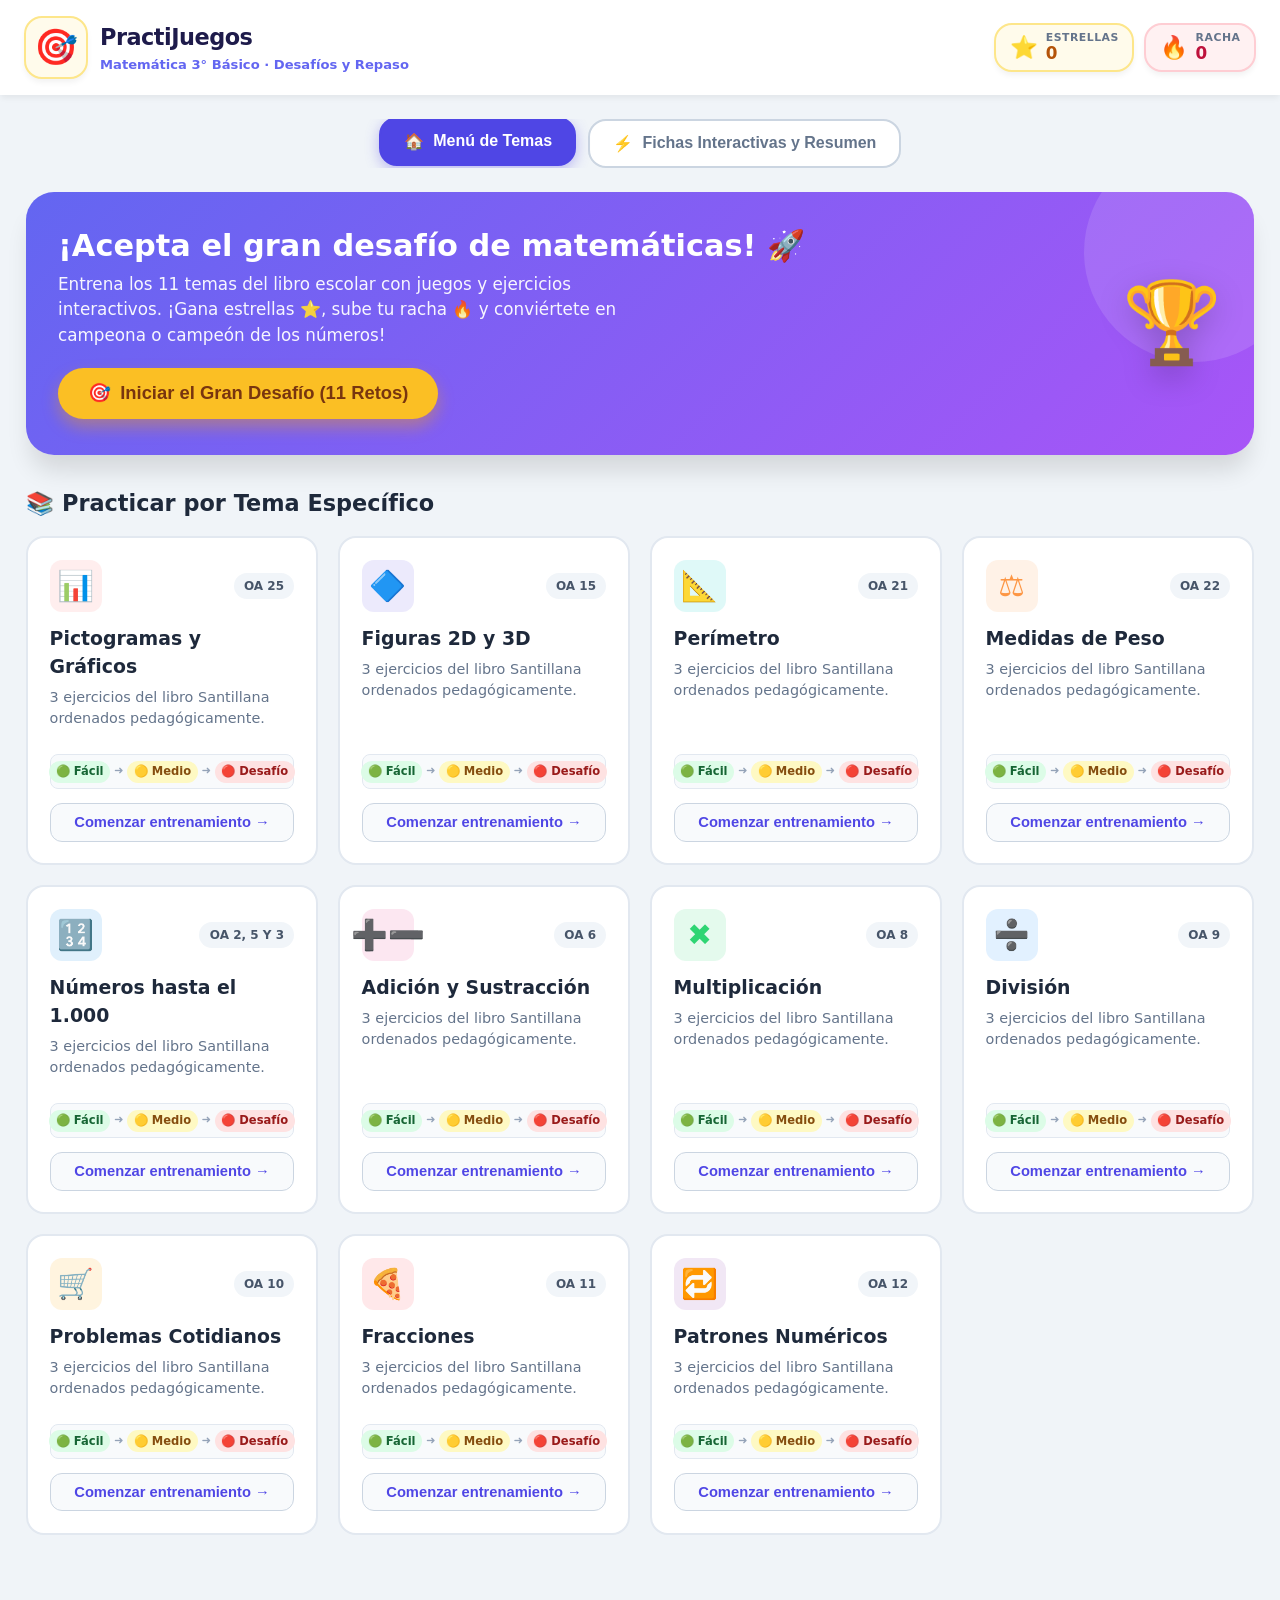
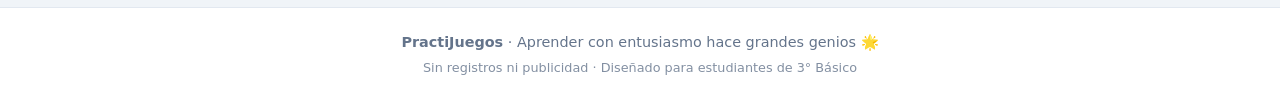
<file: site/index.html>
<!DOCTYPE html>
<html lang="es">
<head>
  <meta charset="UTF-8">
  <meta name="viewport" content="width=device-width, initial-scale=1.0">
  <title>PractiJuegos - Matemática 3° Básico</title>
  <meta name="description" content="Plataforma de repaso y desafíos interactivos de Matemática para 3° Básico.">
  <meta http-equiv="Cache-Control" content="no-cache, no-store, must-revalidate">
  <meta http-equiv="Pragma" content="no-cache">
  <meta http-equiv="Expires" content="0">
  <link rel="stylesheet" href="css/style.css?v=10">
  <link rel="icon" href="data:image/svg+xml,<svg xmlns=%22http://www.w3.org/2000/svg%22 viewBox=%220 0 100 100%22><text y=%22.9em%22 font-size=%2290%22>🎯</text></svg>">
</head>
<body>

  <!-- Encabezado Principal con Marcadores Claros -->
  <header class="app-header">
    <div class="header-container">
      <div class="logo-group">
        <div class="logo-icon">🎯</div>
        <div class="logo-text">
          <h1>PractiJuegos</h1>
          <span>Matemática 3° Básico · Desafíos y Repaso</span>
        </div>
      </div>
      <div class="header-stats">
        <!-- Marcador de Estrellas con Explicación Clara -->
        <div class="stat-chip stat-chip-stars" title="Estrellas ganadas: ¡Ganas 2 estrellas por cada acierto!">
          <span class="chip-icon">⭐</span>
          <div class="stat-info">
            <span class="stat-title">Estrellas</span>
            <strong id="stat-stars" class="stat-number">0</strong>
          </div>
        </div>
        <!-- Marcador de Racha con Explicación Clara -->
        <div class="stat-chip stat-chip-streak" title="Racha de aciertos: Cuántas preguntas seguidas respondes bien">
          <span class="chip-icon">🔥</span>
          <div class="stat-info">
            <span class="stat-title">Racha</span>
            <strong id="stat-streak" class="stat-number">0</strong>
          </div>
        </div>
      </div>
    </div>
  </header>

  <!-- Pestañas de Navegación -->
  <nav class="nav-tabs">
    <button class="nav-tab active" data-view="home">
      <span>🏠</span> Menú de Temas
    </button>
    <button class="nav-tab" data-view="fichas">
      <span>⚡</span> Fichas Interactivas y Resumen
    </button>
  </nav>

  <!-- Contenedor Principal -->
  <main class="main-content">

    <!-- VISTA 1: HOME / SELECTOR DE TEMAS -->
    <section id="view-home">
      <!-- Hero Banner -->
      <div class="hero-card">
        <div class="hero-text">
          <h2>¡Acepta el gran desafío de matemáticas! 🚀</h2>
          <p>
            Entrena los 11 temas del libro escolar con juegos y ejercicios interactivos.
            ¡Gana estrellas ⭐, sube tu racha 🔥 y conviértete en campeona o campeón de los números!
          </p>
          <button id="btn-start-simulacro" class="btn-hero">
            <span>🎯</span> Iniciar el Gran Desafío (11 Retos)
          </button>
        </div>
        <div class="hero-badge">🏆</div>
      </div>

      <!-- Grid de los 11 Temas Oficiales -->
      <h2 class="section-title">
        <span>📚</span> Practicar por Tema Específico
      </h2>
      <div id="temas-grid-container" class="temas-grid">
        <!-- Renderizado dinámico desde datos_preguntas.js -->
      </div>
    </section>

    <!-- VISTA 2: QUIZ / TEST EN CURSO -->
    <section id="view-quiz" style="display: none;">
      <div class="quiz-container">
        <!-- Barra superior del Quiz -->
        <div class="quiz-top">
          <span id="quiz-tema-badge" class="tema-oa-badge">OA 25 · Gráficos</span>
          <div class="quiz-progress-bar">
            <div id="quiz-progress-fill" class="quiz-progress-fill" style="width: 10%;"></div>
          </div>
          <span id="quiz-counter" style="font-weight: 800; font-size: 0.9rem; color: #64748B;">1 / 11</span>
          <button id="btn-quit-quiz" class="btn-quit" title="Salir al menú">✕ Salir</button>
        </div>

        <!-- Fila de Metadatos de la Pregunta: Dificultad y Página del Libro Escolar -->
        <div class="quiz-badges-row">
          <div id="quiz-dificultad-badge" class="badge-dificultad badge-dificultad-facil">
            🟢 Nivel: Fácil
          </div>
          <div id="quiz-libro-badge" class="badge-libro" title="Página del texto escolar Santillana">
            📖 <strong>Libro Tomo 2 · Pág. 40</strong>
          </div>
        </div>

        <!-- Pregunta y Botón de Audio Amigable -->
        <div class="question-header">
          <h3 id="question-text" class="question-text">
            Cargando desafío...
          </h3>
          <button id="btn-speak-question" class="btn-speak" title="Escuchar pregunta en voz alta">
            🔊
          </button>
        </div>

        <!-- Ilustración visual o gráfico del problema (Siempre visible y atractivo) -->
        <div id="visual-container" class="visual-container">
          <!-- Se inyecta gráfico interactivo, SVG o diagrama -->
        </div>

        <!-- Opciones de Respuesta -->
        <div id="options-grid" class="options-grid">
          <!-- Botones inyectados dinámicamente -->
        </div>

        <!-- Retroalimentación con explicación pedagógica -->
        <div id="feedback-container"></div>
      </div>
    </section>

    <!-- VISTA 3: RESULTADOS FINALES -->
    <section id="view-results" style="display: none;">
      <div class="results-card">
        <div class="trophy-badge">🎉</div>
        <h2 style="font-size: 2rem; font-weight: 800; margin-bottom: 0.5rem; color: #1E293B;">
          ¡Desafío Completado!
        </h2>
        <div id="results-stars" class="results-stars">⭐⭐⭐</div>
        <div id="results-score-text" class="results-score">11 / 11</div>
        <p id="results-msg" class="results-msg">
          ¡Extraordinario! Dominas los contenidos a la perfección.
        </p>

        <div class="results-actions">
          <button id="btn-retry-quiz" class="btn-hero" style="font-size: 1rem; padding: 0.75rem 1.5rem;">
            <span>🔄</span> Jugar de Nuevo
          </button>
          <button id="btn-home-from-results" class="nav-tab active" style="font-size: 1rem; padding: 0.75rem 1.5rem;">
            <span>🏠</span> Volver al Menú
          </button>
        </div>
      </div>
    </section>

    <!-- VISTA 4: FICHAS DE ESTUDIO INTERACTIVAS -->
    <section id="view-fichas" style="display: none;">
      <div style="margin-bottom: 1.5rem;">
        <h2 class="section-title"><span>⚡</span> Fichas Interactivas y Resumen del Libro</h2>
        <p style="color: var(--text-muted); font-size: 0.95rem;">
          Explora los conceptos clave, fórmulas y prueba los mini-laboratorios interactivos para aprender jugando.
        </p>
        
        <!-- Filtros de categoría -->
        <div class="fichas-filters" style="margin-top: 1rem; display: flex; gap: 0.5rem; flex-wrap: wrap;">
          <button class="filter-chip active" data-filter="all">🌟 Todos (11)</button>
          <button class="filter-chip" data-filter="numeros">🔢 Números y Operaciones</button>
          <button class="filter-chip" data-filter="geometria">📐 Geometría y Medidas</button>
          <button class="filter-chip" data-filter="datos">📊 Datos y Fracciones</button>
        </div>
      </div>
      <div id="fichas-grid-container" class="fichas-grid">
        <!-- Renderizado dinámico con widgets interactivos -->
      </div>
    </section>

  </main>

  <!-- Pie de página -->
  <footer class="app-footer">
    <p><strong>PractiJuegos</strong> · Aprender con entusiasmo hace grandes genios 🌟</p>
    <p style="margin-top: 0.25rem; font-size: 0.8rem; opacity: 0.8;">Sin registros ni publicidad · Diseñado para estudiantes de 3° Básico</p>
  </footer>

  <!-- Scripts con control de versión anti-caché v10 -->
  <script src="js/audio.js?v=10"></script>
  <script src="js/confeti.js?v=10"></script>
  <script src="js/datos_preguntas.js?v=10"></script>
  <script src="js/app.js?v=10"></script>
</body>
</html>
</file>
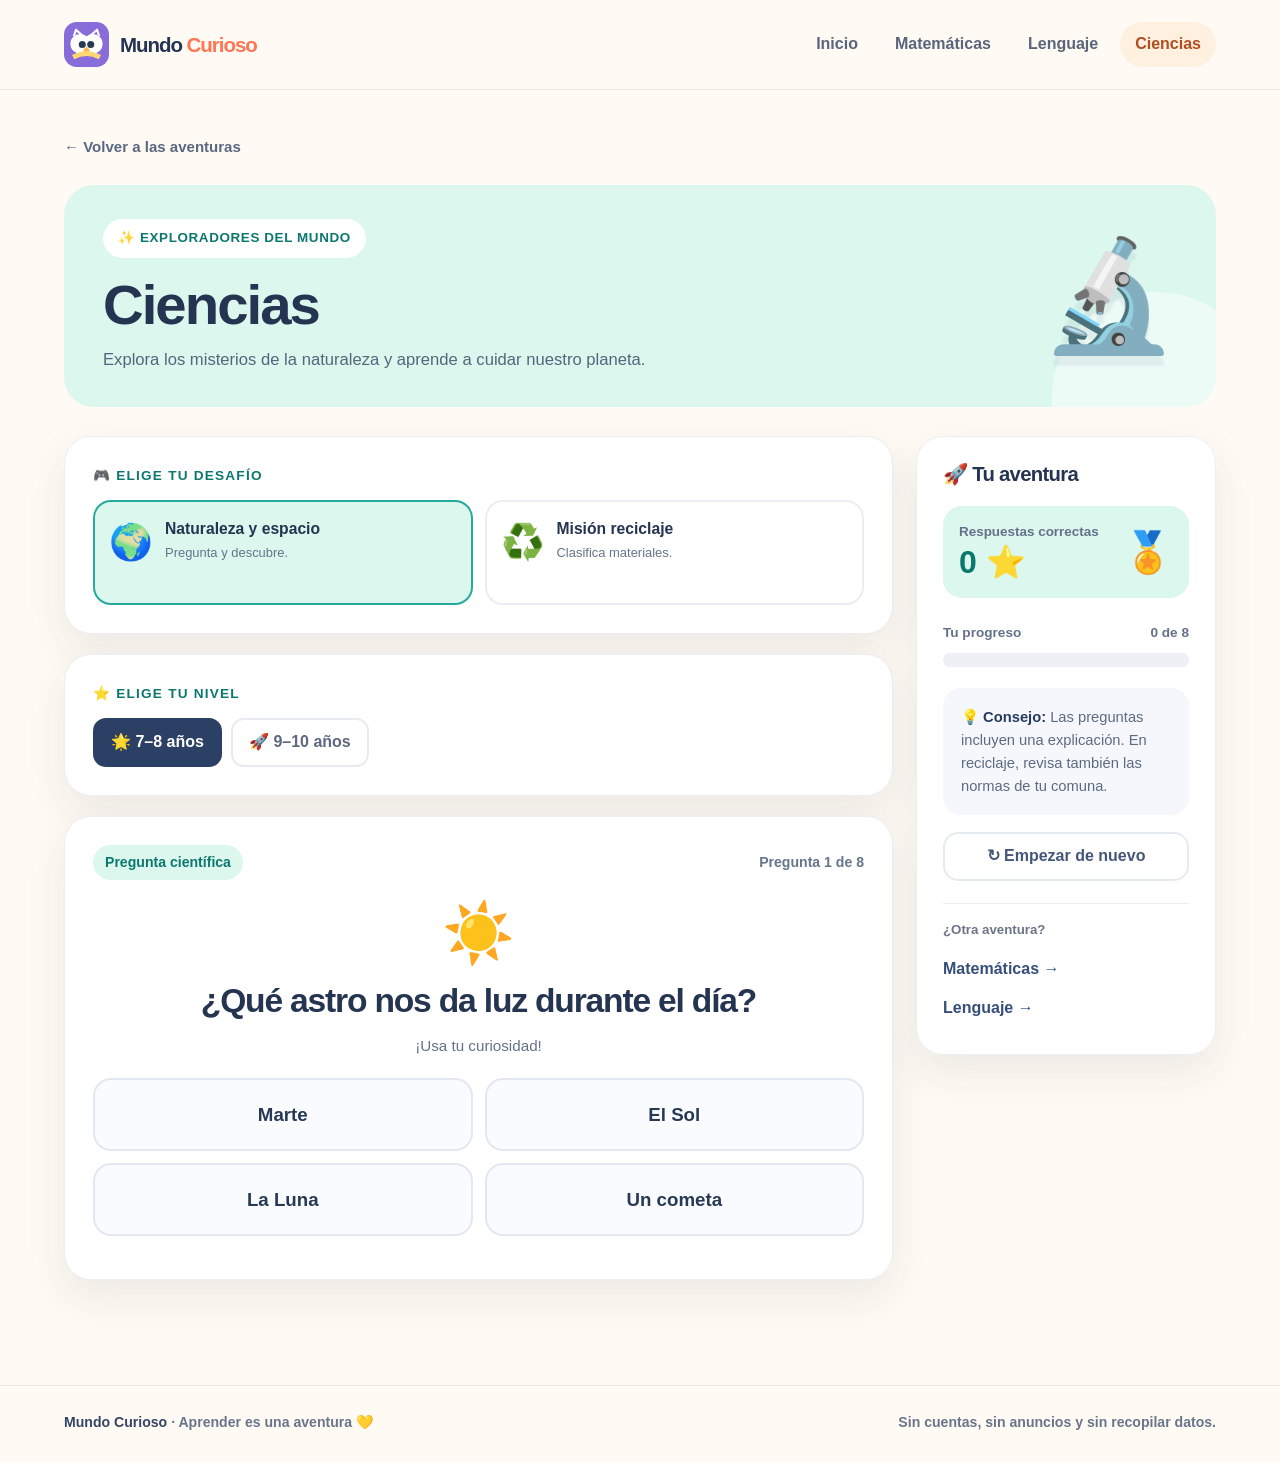
<file: site/paginas/ciencias.html>
<!doctype html>
<html lang="es">
<head>
  <meta charset="UTF-8">
  <meta name="viewport" content="width=device-width,initial-scale=1">
  <meta name="description" content="Juegos de ciencias para niños de 7 a 10 años. Sin cuentas, gratis y adaptable a celular.">
  <meta name="referrer" content="no-referrer">
  <meta name="theme-color" content="#fffaf3">
  <title>Ciencias | Mundo Curioso</title>
  <link rel="icon" type="image/svg+xml" href="../recursos/icono.svg">
  <link rel="stylesheet" href="../recursos/estilos.css">
</head><body class="game-body" data-subject="ciencias">
<a class="skip-link" href="#contenido">Saltar al contenido</a>
<header class="site-header"><div class="container header-row">
  <a class="brand" href="../index.html" aria-label="Mundo Curioso: ir al inicio"><img src="../recursos/icono.svg" alt="" width="45" height="45"><span>Mundo <span>Curioso</span></span></a>
  <nav class="site-nav" aria-label="Navegación principal">
    <a href="../index.html" >Inicio</a>
    <a href="../paginas/matematicas.html" >Matemáticas</a>
    <a href="../paginas/lenguaje.html" >Lenguaje</a>
    <a href="../paginas/ciencias.html" aria-current="page">Ciencias</a>
  </nav>
</div></header>
<main id="contenido">
  <section class="game-hero"><div class="container"><a class="back-link" href="../index.html">← Volver a las aventuras</a>
    <div class="game-heading"><div><span class="eyebrow">✨ Exploradores del mundo</span><h1>Ciencias</h1><p>Explora los misterios de la naturaleza y aprende a cuidar nuestro planeta.</p></div><span class="emblem" aria-hidden="true">🔬</span></div>
  </div></section>
  <section class="container game-layout" aria-label="Zona de juegos">
    <div class="game-main">
      <div class="game-panel"><span class="panel-label">🎮 Elige tu desafío</span><div class="mode-grid" role="group" aria-label="Tipos de juegos"><button type="button" class="mode-button" data-mode="naturaleza" aria-pressed="true"><span class="mode-emoji" aria-hidden="true">🌍</span><span class="mode-copy"><strong>Naturaleza y espacio</strong><small>Pregunta y descubre.</small></span></button>
<button type="button" class="mode-button" data-mode="reciclaje" aria-pressed="false"><span class="mode-emoji" aria-hidden="true">♻️</span><span class="mode-copy"><strong>Misión reciclaje</strong><small>Clasifica materiales.</small></span></button></div></div>
      <div class="game-panel"><span class="panel-label">⭐ Elige tu nivel</span><div class="level-control" role="group" aria-label="Dificultad"><button type="button" class="level-button" data-level="1" aria-pressed="true">🌟 7–8 años</button><button type="button" class="level-button" data-level="2" aria-pressed="false">🚀 9–10 años</button></div></div>
      <div class="game-panel">
        <div id="play-area" class="play-area">
          <div class="question-meta"><span id="question-tag" class="question-badge">Tu desafío</span><span id="question-number">Pregunta 1 de 8</span></div>
          <div id="question-symbol" class="question-symbol" aria-hidden="true">✨</div>
          <h2 id="question-title" class="question-title" tabindex="-1">¡A jugar!</h2>
          <p id="question-hint" class="question-hint">Elige una respuesta.</p>
          <div id="answer-options" class="answers" role="group" aria-label="Opciones de respuesta"></div>
          <div id="feedback" class="feedback" role="status" aria-live="polite" aria-atomic="true"></div>
          <div class="next-row"><button type="button" id="next-btn" class="btn next-button" hidden>Siguiente pregunta →</button></div>
        </div>
        <div id="results" class="results" hidden><span class="trophy" aria-hidden="true">🏆</span><h2 id="result-title" tabindex="-1">¡Terminaste!</h2><div id="final-score" class="result-score">0 / 8</div><p id="result-message">¡Sigue aprendiendo!</p><button id="play-again" class="btn btn-primary" type="button">Jugar otra vez ↻</button></div>
      </div>
    </div>
    <aside class="game-side" aria-label="Tu avance"><div class="side-panel"><h3>🚀 Tu aventura</h3>
      <div class="score-box"><div><div class="score-label">Respuestas correctas</div><div class="score-num"><span id="score">0</span> ⭐</div></div><span class="score-star" aria-hidden="true">🏅</span></div>
      <div class="progress-caption"><span>Tu progreso</span><span id="progress-text">0 de 8</span></div>
      <div id="progress-bar" class="progress-track" role="progressbar" aria-label="Progreso del juego" aria-valuemin="0" aria-valuemax="8" aria-valuenow="0"><div class="progress-fill"></div></div>
      <div class="tip-card"><strong>💡 Consejo:</strong> Las preguntas incluyen una explicación. En reciclaje, revisa también las normas de tu comuna.</div>
      <button type="button" id="restart-btn" class="restart-button">↻ Empezar de nuevo</button>
      <div class="subject-links"><strong>¿Otra aventura?</strong><a href="matematicas.html">Matemáticas →</a>
<a href="lenguaje.html">Lenguaje →</a></div>
    </div></aside>
  </section>
</main>
<footer class="site-footer"><div class="container footer-row"><span><strong>Mundo Curioso</strong> · Aprender es una aventura 💛</span><span>Sin cuentas, sin anuncios y sin recopilar datos.</span></div></footer>
<script src="../recursos/juegos.js" defer></script>
</body></html>
</file>
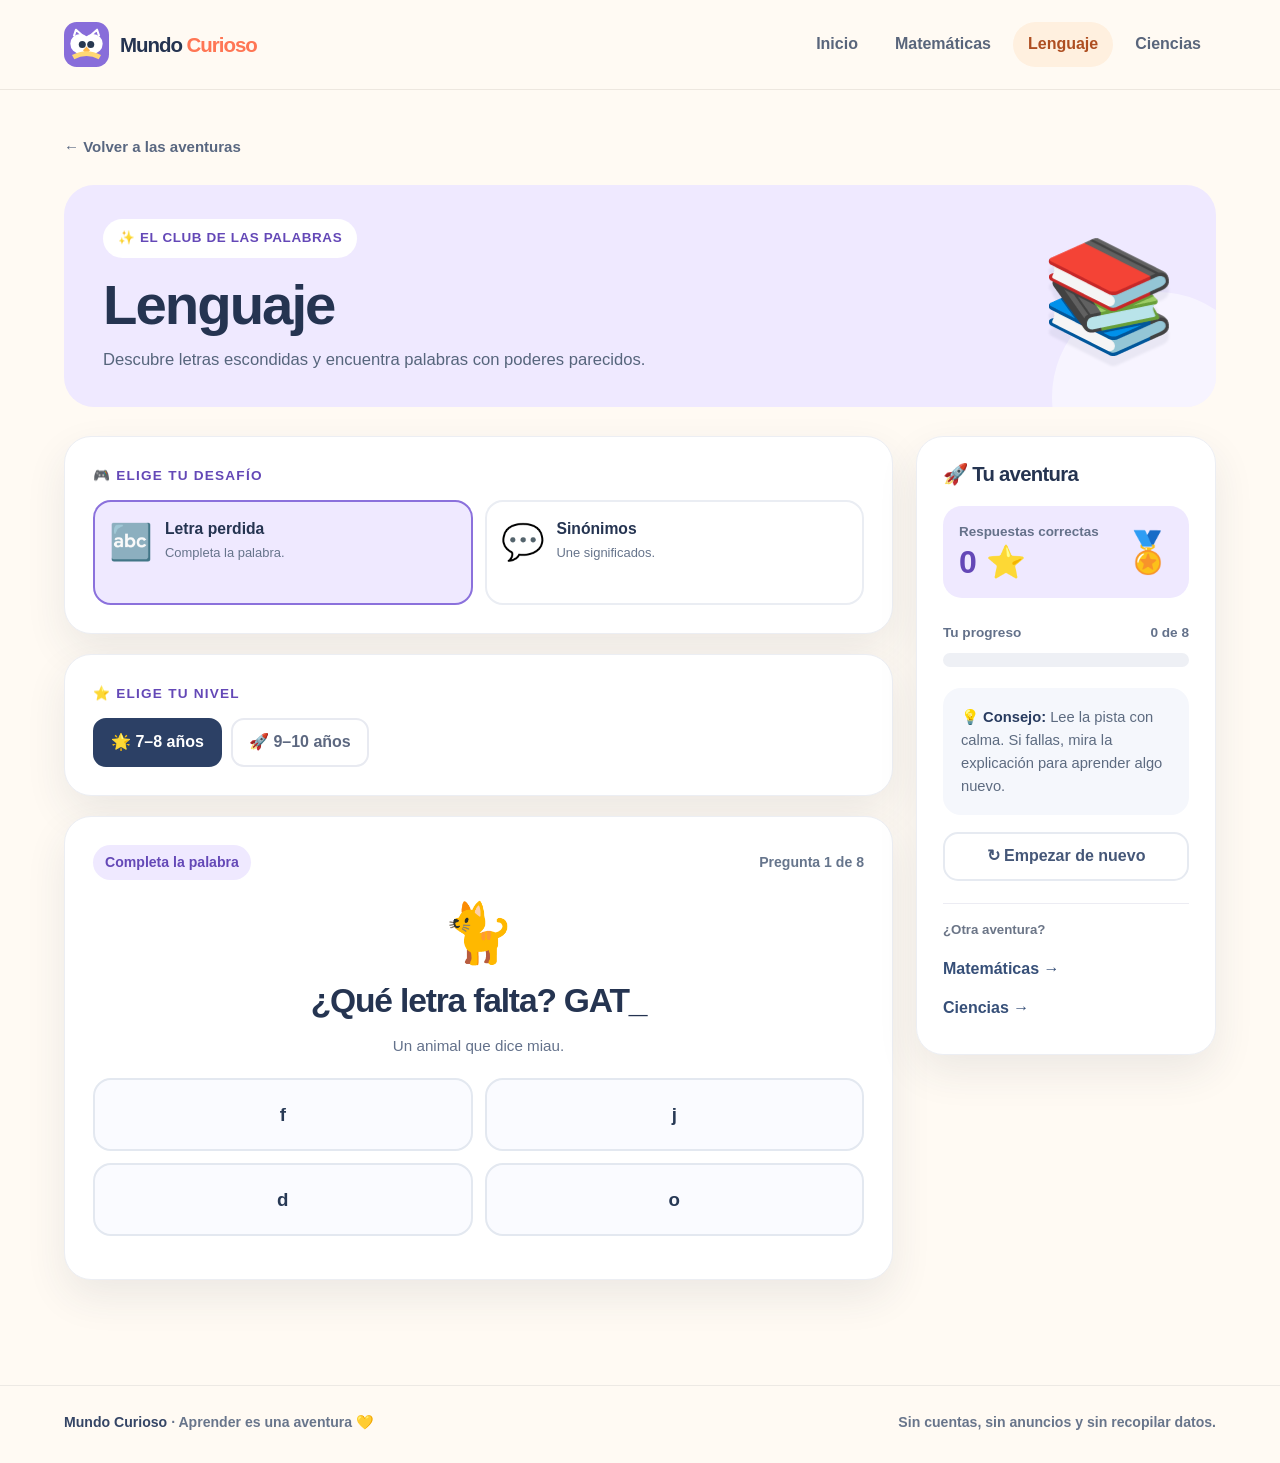
<file: site/paginas/lenguaje.html>
<!doctype html>
<html lang="es">
<head>
  <meta charset="UTF-8">
  <meta name="viewport" content="width=device-width,initial-scale=1">
  <meta name="description" content="Juegos de lenguaje para niños de 7 a 10 años. Sin cuentas, gratis y adaptable a celular.">
  <meta name="referrer" content="no-referrer">
  <meta name="theme-color" content="#fffaf3">
  <title>Lenguaje | Mundo Curioso</title>
  <link rel="icon" type="image/svg+xml" href="../recursos/icono.svg">
  <link rel="stylesheet" href="../recursos/estilos.css">
</head><body class="game-body" data-subject="lenguaje">
<a class="skip-link" href="#contenido">Saltar al contenido</a>
<header class="site-header"><div class="container header-row">
  <a class="brand" href="../index.html" aria-label="Mundo Curioso: ir al inicio"><img src="../recursos/icono.svg" alt="" width="45" height="45"><span>Mundo <span>Curioso</span></span></a>
  <nav class="site-nav" aria-label="Navegación principal">
    <a href="../index.html" >Inicio</a>
    <a href="../paginas/matematicas.html" >Matemáticas</a>
    <a href="../paginas/lenguaje.html" aria-current="page">Lenguaje</a>
    <a href="../paginas/ciencias.html" >Ciencias</a>
  </nav>
</div></header>
<main id="contenido">
  <section class="game-hero"><div class="container"><a class="back-link" href="../index.html">← Volver a las aventuras</a>
    <div class="game-heading"><div><span class="eyebrow">✨ El club de las palabras</span><h1>Lenguaje</h1><p>Descubre letras escondidas y encuentra palabras con poderes parecidos.</p></div><span class="emblem" aria-hidden="true">📚</span></div>
  </div></section>
  <section class="container game-layout" aria-label="Zona de juegos">
    <div class="game-main">
      <div class="game-panel"><span class="panel-label">🎮 Elige tu desafío</span><div class="mode-grid" role="group" aria-label="Tipos de juegos"><button type="button" class="mode-button" data-mode="letras" aria-pressed="true"><span class="mode-emoji" aria-hidden="true">🔤</span><span class="mode-copy"><strong>Letra perdida</strong><small>Completa la palabra.</small></span></button>
<button type="button" class="mode-button" data-mode="sinonimos" aria-pressed="false"><span class="mode-emoji" aria-hidden="true">💬</span><span class="mode-copy"><strong>Sinónimos</strong><small>Une significados.</small></span></button></div></div>
      <div class="game-panel"><span class="panel-label">⭐ Elige tu nivel</span><div class="level-control" role="group" aria-label="Dificultad"><button type="button" class="level-button" data-level="1" aria-pressed="true">🌟 7–8 años</button><button type="button" class="level-button" data-level="2" aria-pressed="false">🚀 9–10 años</button></div></div>
      <div class="game-panel">
        <div id="play-area" class="play-area">
          <div class="question-meta"><span id="question-tag" class="question-badge">Tu desafío</span><span id="question-number">Pregunta 1 de 8</span></div>
          <div id="question-symbol" class="question-symbol" aria-hidden="true">✨</div>
          <h2 id="question-title" class="question-title" tabindex="-1">¡A jugar!</h2>
          <p id="question-hint" class="question-hint">Elige una respuesta.</p>
          <div id="answer-options" class="answers" role="group" aria-label="Opciones de respuesta"></div>
          <div id="feedback" class="feedback" role="status" aria-live="polite" aria-atomic="true"></div>
          <div class="next-row"><button type="button" id="next-btn" class="btn next-button" hidden>Siguiente pregunta →</button></div>
        </div>
        <div id="results" class="results" hidden><span class="trophy" aria-hidden="true">🏆</span><h2 id="result-title" tabindex="-1">¡Terminaste!</h2><div id="final-score" class="result-score">0 / 8</div><p id="result-message">¡Sigue aprendiendo!</p><button id="play-again" class="btn btn-primary" type="button">Jugar otra vez ↻</button></div>
      </div>
    </div>
    <aside class="game-side" aria-label="Tu avance"><div class="side-panel"><h3>🚀 Tu aventura</h3>
      <div class="score-box"><div><div class="score-label">Respuestas correctas</div><div class="score-num"><span id="score">0</span> ⭐</div></div><span class="score-star" aria-hidden="true">🏅</span></div>
      <div class="progress-caption"><span>Tu progreso</span><span id="progress-text">0 de 8</span></div>
      <div id="progress-bar" class="progress-track" role="progressbar" aria-label="Progreso del juego" aria-valuemin="0" aria-valuemax="8" aria-valuenow="0"><div class="progress-fill"></div></div>
      <div class="tip-card"><strong>💡 Consejo:</strong> Lee la pista con calma. Si fallas, mira la explicación para aprender algo nuevo.</div>
      <button type="button" id="restart-btn" class="restart-button">↻ Empezar de nuevo</button>
      <div class="subject-links"><strong>¿Otra aventura?</strong><a href="matematicas.html">Matemáticas →</a>
<a href="ciencias.html">Ciencias →</a></div>
    </div></aside>
  </section>
</main>
<footer class="site-footer"><div class="container footer-row"><span><strong>Mundo Curioso</strong> · Aprender es una aventura 💛</span><span>Sin cuentas, sin anuncios y sin recopilar datos.</span></div></footer>
<script src="../recursos/juegos.js" defer></script>
</body></html>
</file>
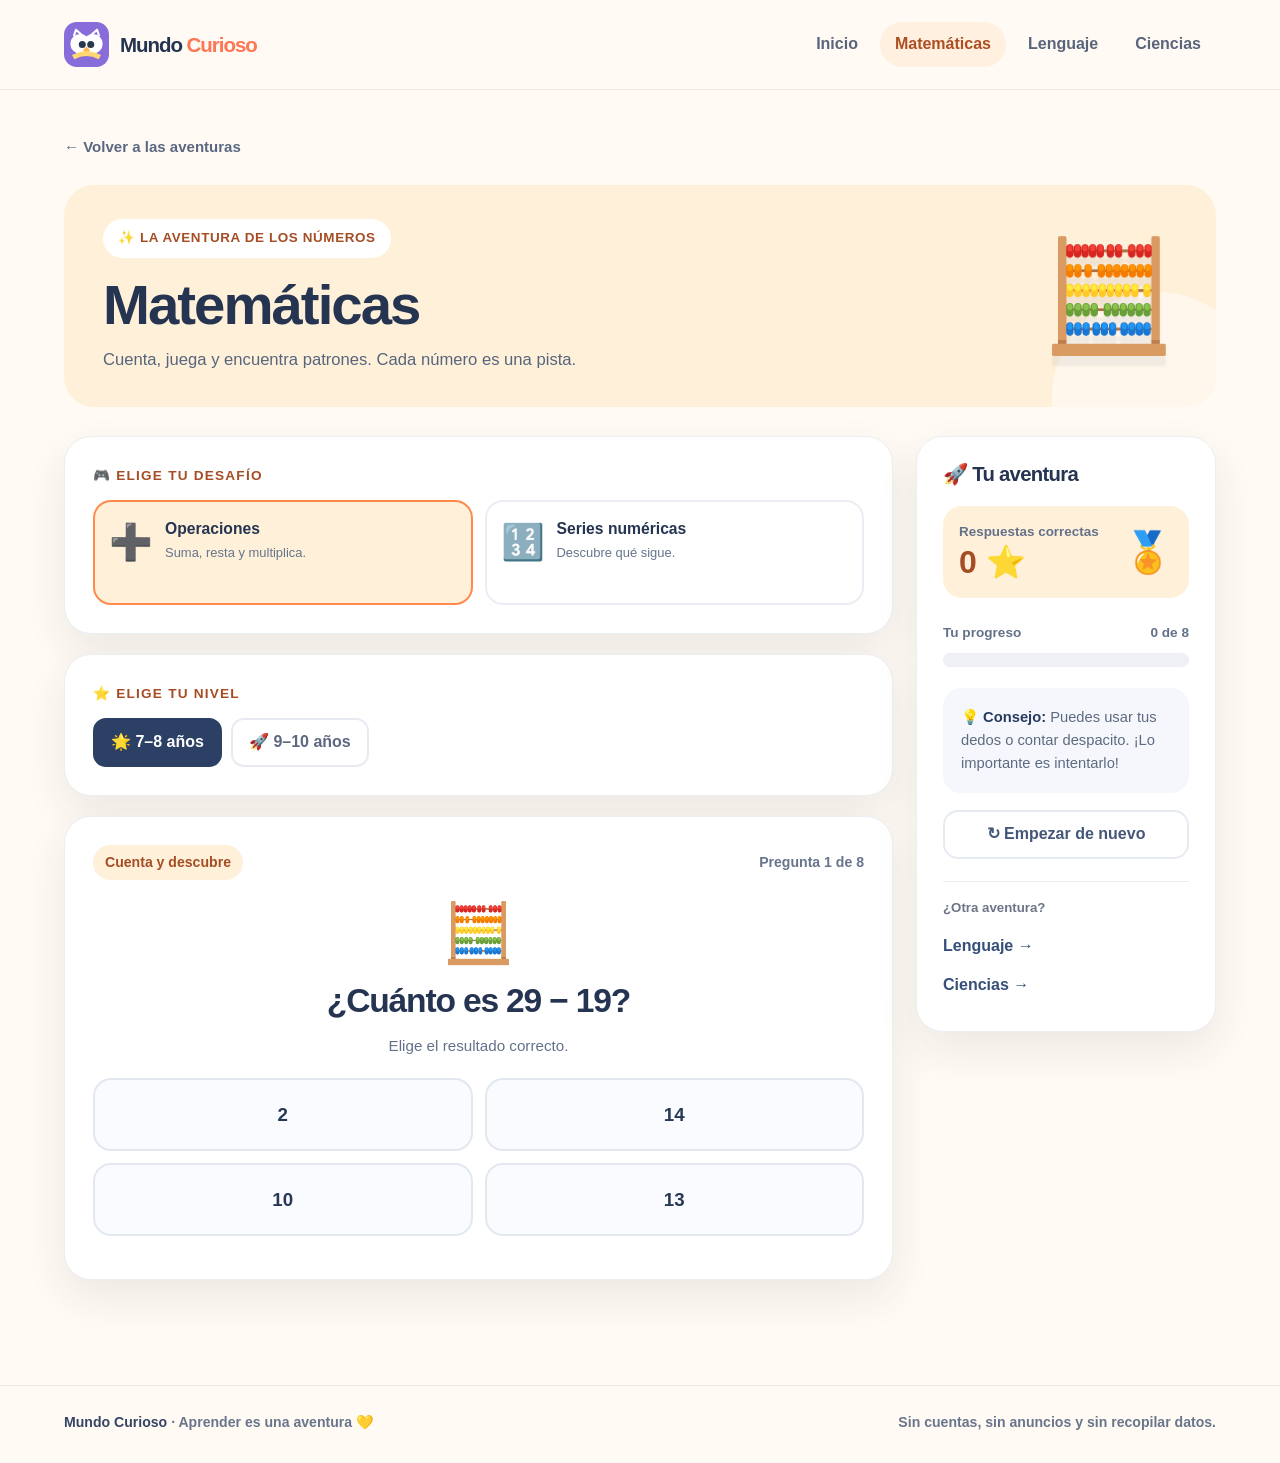
<file: site/paginas/matematicas.html>
<!doctype html>
<html lang="es">
<head>
  <meta charset="UTF-8">
  <meta name="viewport" content="width=device-width,initial-scale=1">
  <meta name="description" content="Juegos de matemáticas para niños de 7 a 10 años. Sin cuentas, gratis y adaptable a celular.">
  <meta name="referrer" content="no-referrer">
  <meta name="theme-color" content="#fffaf3">
  <title>Matemáticas | Mundo Curioso</title>
  <link rel="icon" type="image/svg+xml" href="../recursos/icono.svg">
  <link rel="stylesheet" href="../recursos/estilos.css">
</head><body class="game-body" data-subject="matematicas">
<a class="skip-link" href="#contenido">Saltar al contenido</a>
<header class="site-header"><div class="container header-row">
  <a class="brand" href="../index.html" aria-label="Mundo Curioso: ir al inicio"><img src="../recursos/icono.svg" alt="" width="45" height="45"><span>Mundo <span>Curioso</span></span></a>
  <nav class="site-nav" aria-label="Navegación principal">
    <a href="../index.html" >Inicio</a>
    <a href="../paginas/matematicas.html" aria-current="page">Matemáticas</a>
    <a href="../paginas/lenguaje.html" >Lenguaje</a>
    <a href="../paginas/ciencias.html" >Ciencias</a>
  </nav>
</div></header>
<main id="contenido">
  <section class="game-hero"><div class="container"><a class="back-link" href="../index.html">← Volver a las aventuras</a>
    <div class="game-heading"><div><span class="eyebrow">✨ La aventura de los números</span><h1>Matemáticas</h1><p>Cuenta, juega y encuentra patrones. Cada número es una pista.</p></div><span class="emblem" aria-hidden="true">🧮</span></div>
  </div></section>
  <section class="container game-layout" aria-label="Zona de juegos">
    <div class="game-main">
      <div class="game-panel"><span class="panel-label">🎮 Elige tu desafío</span><div class="mode-grid" role="group" aria-label="Tipos de juegos"><button type="button" class="mode-button" data-mode="operaciones" aria-pressed="true"><span class="mode-emoji" aria-hidden="true">➕</span><span class="mode-copy"><strong>Operaciones</strong><small>Suma, resta y multiplica.</small></span></button>
<button type="button" class="mode-button" data-mode="patrones" aria-pressed="false"><span class="mode-emoji" aria-hidden="true">🔢</span><span class="mode-copy"><strong>Series numéricas</strong><small>Descubre qué sigue.</small></span></button></div></div>
      <div class="game-panel"><span class="panel-label">⭐ Elige tu nivel</span><div class="level-control" role="group" aria-label="Dificultad"><button type="button" class="level-button" data-level="1" aria-pressed="true">🌟 7–8 años</button><button type="button" class="level-button" data-level="2" aria-pressed="false">🚀 9–10 años</button></div></div>
      <div class="game-panel">
        <div id="play-area" class="play-area">
          <div class="question-meta"><span id="question-tag" class="question-badge">Tu desafío</span><span id="question-number">Pregunta 1 de 8</span></div>
          <div id="question-symbol" class="question-symbol" aria-hidden="true">✨</div>
          <h2 id="question-title" class="question-title" tabindex="-1">¡A jugar!</h2>
          <p id="question-hint" class="question-hint">Elige una respuesta.</p>
          <div id="answer-options" class="answers" role="group" aria-label="Opciones de respuesta"></div>
          <div id="feedback" class="feedback" role="status" aria-live="polite" aria-atomic="true"></div>
          <div class="next-row"><button type="button" id="next-btn" class="btn next-button" hidden>Siguiente pregunta →</button></div>
        </div>
        <div id="results" class="results" hidden><span class="trophy" aria-hidden="true">🏆</span><h2 id="result-title" tabindex="-1">¡Terminaste!</h2><div id="final-score" class="result-score">0 / 8</div><p id="result-message">¡Sigue aprendiendo!</p><button id="play-again" class="btn btn-primary" type="button">Jugar otra vez ↻</button></div>
      </div>
    </div>
    <aside class="game-side" aria-label="Tu avance"><div class="side-panel"><h3>🚀 Tu aventura</h3>
      <div class="score-box"><div><div class="score-label">Respuestas correctas</div><div class="score-num"><span id="score">0</span> ⭐</div></div><span class="score-star" aria-hidden="true">🏅</span></div>
      <div class="progress-caption"><span>Tu progreso</span><span id="progress-text">0 de 8</span></div>
      <div id="progress-bar" class="progress-track" role="progressbar" aria-label="Progreso del juego" aria-valuemin="0" aria-valuemax="8" aria-valuenow="0"><div class="progress-fill"></div></div>
      <div class="tip-card"><strong>💡 Consejo:</strong> Puedes usar tus dedos o contar despacito. ¡Lo importante es intentarlo!</div>
      <button type="button" id="restart-btn" class="restart-button">↻ Empezar de nuevo</button>
      <div class="subject-links"><strong>¿Otra aventura?</strong><a href="lenguaje.html">Lenguaje →</a>
<a href="ciencias.html">Ciencias →</a></div>
    </div></aside>
  </section>
</main>
<footer class="site-footer"><div class="container footer-row"><span><strong>Mundo Curioso</strong> · Aprender es una aventura 💛</span><span>Sin cuentas, sin anuncios y sin recopilar datos.</span></div></footer>
<script src="../recursos/juegos.js" defer></script>
</body></html>
</file>
<file: site/css/style.css>
/* Estilos Generales y Zona de Mini-Juegos Interactivos */
:root {
  --primary: #4F46E5;
  --primary-light: #EEF2FF;
  --secondary: #EC4899;
  --accent: #F59E0B;
  --success: #10B981;
  --success-light: #D1FAE5;
  --danger: #EF4444;
  --danger-light: #FEE2E2;
  --bg: #F0F4F8;
  --card-bg: #FFFFFF;
  --text-main: #1E293B;
  --text-muted: #64748B;
  --radius-lg: 28px;
  --radius-md: 18px;
  --radius-sm: 12px;
  --shadow-sm: 0 4px 6px -1px rgba(0, 0, 0, 0.06);
  --shadow-md: 0 10px 20px -3px rgba(0, 0, 0, 0.08);
  --shadow-lg: 0 20px 25px -5px rgba(0, 0, 0, 0.12);
  --bounce: cubic-bezier(0.34, 1.56, 0.64, 1);
}

* {
  box-sizing: border-box;
  margin: 0;
  padding: 0;
  -webkit-tap-highlight-color: transparent;
}

body {
  font-family: system-ui, -apple-system, BlinkMacSystemFont, "Segoe UI", Roboto, "Helvetica Neue", sans-serif;
  background-color: var(--bg);
  color: var(--text-main);
  line-height: 1.5;
  min-height: 100vh;
  display: flex;
  flex-direction: column;
}

/* Header */
.app-header {
  background: white;
  padding: 1rem 1.5rem;
  box-shadow: var(--shadow-sm);
  position: sticky;
  top: 0;
  z-index: 50;
}

.header-container {
  max-width: 1260px;
  margin: 0 auto;
  display: flex;
  justify-content: space-between;
  align-items: center;
}

.logo-group {
  display: flex;
  align-items: center;
  gap: 0.75rem;
  text-decoration: none;
  cursor: pointer;
}

.logo-icon {
  font-size: 2.2rem;
  background: #FFFBEB;
  border-radius: var(--radius-md);
  padding: 0.2rem 0.5rem;
  box-shadow: var(--shadow-sm);
  border: 2px solid #FDE68A;
}

.logo-text h1 {
  font-size: 1.4rem;
  font-weight: 900;
  color: #1E1B4B;
  letter-spacing: -0.5px;
}

.logo-text span {
  font-size: 0.82rem;
  font-weight: 700;
  color: #6366F1;
  display: block;
}

.header-stats {
  display: flex;
  align-items: center;
  gap: 0.6rem;
}

.stat-chip {
  background: #F8FAFC;
  border: 2px solid #E2E8F0;
  border-radius: var(--radius-md);
  padding: 0.35rem 0.85rem;
  display: flex;
  align-items: center;
  gap: 0.5rem;
  box-shadow: var(--shadow-sm);
  transition: transform 0.2s var(--bounce);
}

.stat-chip:hover {
  transform: translateY(-2px);
}

.stat-chip-stars {
  background: #FFFBEB;
  border-color: #FDE68A;
}

.stat-chip-streak {
  background: #FFF1F2;
  border-color: #FECDD3;
}

.chip-icon {
  font-size: 1.4rem;
}

.stat-info {
  display: flex;
  flex-direction: column;
  line-height: 1.1;
}

.stat-title {
  font-size: 0.68rem;
  font-weight: 800;
  color: #64748B;
  text-transform: uppercase;
  letter-spacing: 0.5px;
}

.stat-number {
  font-size: 1.05rem;
  font-weight: 900;
  color: #1E293B;
}

.stat-chip-stars .stat-number {
  color: #B45309;
}

.stat-chip-streak .stat-number {
  color: #BE123C;
}

/* Nav Tabs */
.nav-tabs {
  max-width: 1260px;
  margin: 1.5rem auto 0;
  padding: 0 1rem;
  display: flex;
  gap: 0.75rem;
  overflow-x: auto;
  scrollbar-width: none;
}

.nav-tabs::-webkit-scrollbar {
  display: none;
}

.nav-tab {
  background: white;
  border: 2.5px solid #CBD5E1;
  padding: 0.8rem 1.4rem;
  border-radius: var(--radius-md);
  font-weight: 800;
  font-size: 1rem;
  color: var(--text-muted);
  cursor: pointer;
  display: flex;
  align-items: center;
  gap: 0.6rem;
  white-space: nowrap;
  transition: all 0.2s ease;
}

.nav-tab:hover {
  border-color: #94A3B8;
  color: var(--text-main);
}

.nav-tab.active {
  background: #4F46E5;
  color: white;
  border-color: #4F46E5;
  box-shadow: 0 4px 14px rgba(79, 70, 229, 0.35);
  transform: translateY(-2px);
}

/* Filtros de Juegos */
.filter-chip {
  background: white;
  border: 2px solid #CBD5E1;
  padding: 0.5rem 1.1rem;
  border-radius: 999px;
  font-size: 0.9rem;
  font-weight: 800;
  color: #475569;
  cursor: pointer;
  transition: all 0.2s;
}

.filter-chip:hover {
  background: #F1F5F9;
  border-color: #94A3B8;
}

.filter-chip.active {
  background: #4F46E5;
  color: white;
  border-color: #4F46E5;
  box-shadow: 0 2px 8px rgba(79, 70, 229, 0.25);
}

/* Main Container */
.main-content {
  max-width: 1260px;
  margin: 1.5rem auto;
  padding: 0 1rem 3rem;
  flex: 1;
  width: 100%;
}

/* Hero Section */
.hero-card {
  background: linear-gradient(135deg, #6366F1 0%, #A855F7 100%);
  color: white;
  border-radius: var(--radius-lg);
  padding: 2.25rem 2rem;
  display: flex;
  justify-content: space-between;
  align-items: center;
  box-shadow: var(--shadow-lg);
  position: relative;
  overflow: hidden;
  margin-bottom: 2rem;
}

.hero-card::before {
  content: "";
  position: absolute;
  top: -50px;
  right: -50px;
  width: 220px;
  height: 220px;
  background: rgba(255, 255, 255, 0.12);
  border-radius: 50%;
  pointer-events: none;
}

.hero-text h2 {
  font-size: 1.9rem;
  font-weight: 900;
  margin-bottom: 0.5rem;
  line-height: 1.2;
}

.hero-text p {
  font-size: 1.05rem;
  opacity: 0.94;
  margin-bottom: 1.25rem;
  max-width: 560px;
}

.btn-hero {
  background: #FBBF24;
  color: #78350F;
  border: none;
  font-weight: 900;
  font-size: 1.15rem;
  padding: 0.9rem 1.85rem;
  border-radius: 999px;
  cursor: pointer;
  display: inline-flex;
  align-items: center;
  gap: 0.6rem;
  box-shadow: 0 8px 16px rgba(245, 158, 11, 0.4);
  transition: all 0.2s var(--bounce);
}

.btn-hero:hover {
  background: #F59E0B;
  transform: translateY(-3px) scale(1.02);
  box-shadow: 0 12px 20px rgba(245, 158, 11, 0.5);
}

.hero-badge {
  font-size: 5rem;
  filter: drop-shadow(0 10px 15px rgba(0,0,0,0.2));
  animation: float 3s ease-in-out infinite;
}

@keyframes float {
  0%, 100% { transform: translateY(0); }
  50% { transform: translateY(-10px); }
}

/* Grid de Temas */
.section-title {
  font-size: 1.4rem;
  font-weight: 900;
  color: #1E293B;
  margin-bottom: 1rem;
  display: flex;
  align-items: center;
  gap: 0.5rem;
}

.temas-grid {
  display: grid;
  grid-template-columns: repeat(auto-fill, minmax(290px, 1fr));
  gap: 1.25rem;
}

.tema-card {
  background: white;
  border: 2px solid #E2E8F0;
  border-radius: var(--radius-md);
  padding: 1.35rem;
  cursor: pointer;
  transition: all 0.25s var(--bounce);
  display: flex;
  flex-direction: column;
  position: relative;
  overflow: hidden;
}

.tema-card:hover {
  transform: translateY(-6px);
  border-color: #6366F1;
  box-shadow: var(--shadow-md);
}

.tema-card-header {
  display: flex;
  justify-content: space-between;
  align-items: center;
  margin-bottom: 0.75rem;
}

.tema-icon-box {
  width: 52px;
  height: 52px;
  border-radius: var(--radius-sm);
  display: flex;
  align-items: center;
  justify-content: center;
  font-size: 1.85rem;
}

.tema-oa-badge {
  background: #F1F5F9;
  color: #475569;
  font-size: 0.75rem;
  font-weight: 800;
  padding: 0.25rem 0.65rem;
  border-radius: 999px;
  text-transform: uppercase;
}

.tema-title {
  font-size: 1.18rem;
  font-weight: 800;
  color: #1E293B;
  margin-bottom: 0.4rem;
}

.tema-desc {
  font-size: 0.9rem;
  color: var(--text-muted);
  flex: 1;
  margin-bottom: 1rem;
}

.tema-btn {
  background: #F8FAFC;
  color: #4F46E5;
  border: 1.5px solid #CBD5E1;
  border-radius: var(--radius-sm);
  font-weight: 800;
  font-size: 0.92rem;
  padding: 0.65rem 1rem;
  text-align: center;
  transition: background 0.2s;
}

.tema-card:hover .tema-btn {
  background: #4F46E5;
  color: white;
  border-color: #4F46E5;
}

/* Quiz Container */
.quiz-container {
  background: white;
  border-radius: var(--radius-lg);
  padding: 2rem;
  box-shadow: var(--shadow-md);
  border: 2px solid #E2E8F0;
  max-width: 760px;
  margin: 0 auto;
}

.quiz-top {
  display: flex;
  justify-content: space-between;
  align-items: center;
  margin-bottom: 1.25rem;
  flex-wrap: wrap;
  gap: 0.5rem;
}

.quiz-progress-bar {
  flex: 1;
  min-width: 120px;
  height: 12px;
  background: #E2E8F0;
  border-radius: 999px;
  overflow: hidden;
  margin: 0 0.75rem;
}

.quiz-progress-fill {
  height: 100%;
  background: linear-gradient(90deg, #10B981, #06B6D4);
  border-radius: 999px;
  transition: width 0.3s ease;
}

.btn-quit {
  background: #F1F5F9;
  border: none;
  padding: 0.4rem 0.85rem;
  border-radius: 999px;
  font-weight: 800;
  font-size: 0.85rem;
  cursor: pointer;
  color: #64748B;
}

.btn-quit:hover {
  background: #E2E8F0;
  color: #1E293B;
}

/* Fila de Metadatos: Nivel de Dificultad y Página del Libro */
.quiz-badges-row {
  display: flex;
  align-items: center;
  justify-content: space-between;
  gap: 0.75rem;
  margin-bottom: 1.1rem;
  flex-wrap: wrap;
}

.badge-dificultad {
  display: inline-flex;
  align-items: center;
  gap: 0.45rem;
  padding: 0.35rem 0.85rem;
  border-radius: 999px;
  font-size: 0.86rem;
  font-weight: 800;
  letter-spacing: 0.2px;
  box-shadow: 0 1px 3px rgba(0,0,0,0.06);
}

.badge-dificultad-facil {
  background: #DCFCE7;
  color: #166534;
  border: 1.5px solid #86EFAC;
}

.badge-dificultad-medio {
  background: #FEF9C3;
  color: #854D0E;
  border: 1.5px solid #FDE047;
}

.badge-dificultad-dificil {
  background: #FEE2E2;
  color: #991B1B;
  border: 1.5px solid #FCA5A5;
}

.badge-libro {
  display: inline-flex;
  align-items: center;
  gap: 0.45rem;
  padding: 0.35rem 0.85rem;
  border-radius: 999px;
  background: #F1F5F9;
  color: #334155;
  border: 1.5px solid #CBD5E1;
  font-size: 0.84rem;
  font-weight: 700;
  box-shadow: 0 1px 3px rgba(0,0,0,0.04);
}

.badge-libro strong {
  color: #0F172A;
  font-weight: 900;
}

/* Indicador de progresión de dificultad en tarjetas de temas */
.tema-diff-flow {
  display: flex;
  align-items: center;
  justify-content: center;
  gap: 0.25rem;
  margin: 0.5rem 0 0.85rem 0;
  padding: 0.35rem 0.4rem;
  background: #F8FAFC;
  border-radius: 8px;
  border: 1px solid #E2E8F0;
  flex-wrap: nowrap;
}

.pill-diff {
  font-size: 0.72rem;
  font-weight: 800;
  padding: 0.15rem 0.4rem;
  border-radius: 999px;
  white-space: nowrap;
}

.pill-diff-facil {
  background: #DCFCE7;
  color: #166534;
}

.pill-diff-medio {
  background: #FEF9C3;
  color: #854D0E;
}

.pill-diff-dificil {
  background: #FEE2E2;
  color: #991B1B;
}

.diff-arrow {
  color: #94A3B8;
  font-size: 0.7rem;
  font-weight: 900;
}

/* Referencia del libro en feedback */
.feedback-libro-ref {
  margin-top: 0.85rem;
  padding-top: 0.75rem;
  border-top: 1.5px dashed rgba(0, 0, 0, 0.15);
  font-size: 0.85rem;
  color: #334155;
  font-weight: 600;
  display: flex;
  align-items: center;
  gap: 0.5rem;
  flex-wrap: wrap;
}

/* Tag de referencia del libro en la cabecera de fichas */
.ficha-libro-tag {
  background: rgba(255, 255, 255, 0.28);
  padding: 0.2rem 0.65rem;
  border-radius: 999px;
  font-size: 0.78rem;
  font-weight: 800;
  letter-spacing: 0.3px;
  white-space: nowrap;
}

.question-header {
  display: flex;
  align-items: flex-start;
  gap: 0.75rem;
  margin-bottom: 1.5rem;
}

.question-text {
  font-size: 1.3rem;
  font-weight: 800;
  color: #1E293B;
  flex: 1;
  line-height: 1.35;
}

.btn-speak {
  background: #FFFBEB;
  border: 2px solid #FDE68A;
  font-size: 1.35rem;
  border-radius: 50%;
  width: 48px;
  height: 48px;
  display: flex;
  align-items: center;
  justify-content: center;
  cursor: pointer;
  flex-shrink: 0;
  transition: transform 0.15s var(--bounce);
  box-shadow: var(--shadow-sm);
}

.btn-speak:hover {
  transform: scale(1.12);
  background: #FEF3C7;
}

/* Área de Ilustración y Gráficos Visuales */
.visual-container {
  background: #F8FAFC;
  border: 2px dashed #CBD5E1;
  border-radius: var(--radius-md);
  padding: 1.75rem 1.5rem;
  margin-bottom: 1.5rem;
  display: flex;
  justify-content: center;
  align-items: center;
  min-height: 170px;
  overflow-x: auto;
}

.figura-svg {
  display: block;
  margin: 0 auto;
  max-width: 100%;
  height: auto;
  overflow: visible !important;
}

/* Opciones de respuesta */
.options-grid {
  display: grid;
  grid-template-columns: 1fr;
  gap: 0.85rem;
  margin-bottom: 1.5rem;
}

@media (min-width: 640px) {
  .options-grid {
    grid-template-columns: 1fr 1fr;
  }
}

.option-btn {
  background: white;
  border: 2.5px solid #E2E8F0;
  border-radius: var(--radius-md);
  padding: 1.05rem 1.3rem;
  font-size: 1.08rem;
  font-weight: 800;
  color: #1E293B;
  text-align: left;
  cursor: pointer;
  display: flex;
  align-items: center;
  gap: 0.85rem;
  transition: all 0.15s var(--bounce);
  box-shadow: var(--shadow-sm);
}

.option-btn:hover {
  border-color: #6366F1;
  background: #F8FAFC;
  transform: translateY(-2px);
}

.option-letter {
  background: #F1F5F9;
  color: #475569;
  width: 34px;
  height: 34px;
  border-radius: 50%;
  display: flex;
  align-items: center;
  justify-content: center;
  font-size: 0.95rem;
  font-weight: 900;
  flex-shrink: 0;
}

.option-btn.correct {
  background: var(--success-light) !important;
  border-color: var(--success) !important;
  color: #065F46 !important;
}

.option-btn.correct .option-letter {
  background: var(--success);
  color: white;
}

.option-btn.wrong {
  background: var(--danger-light) !important;
  border-color: var(--danger) !important;
  color: #991B1B !important;
}

.option-btn.wrong .option-letter {
  background: var(--danger);
  color: white;
}

/* Feedback Alert */
.feedback-card {
  border-radius: var(--radius-md);
  padding: 1.25rem;
  margin-top: 1rem;
  display: flex;
  gap: 1rem;
  align-items: flex-start;
  animation: slideUp 0.3s ease;
}

@keyframes slideUp {
  from { opacity: 0; transform: translateY(10px); }
  to { opacity: 1; transform: translateY(0); }
}

.feedback-card.correct {
  background: #ECFDF5;
  border: 2.5px solid #6EE7B7;
  color: #065F46;
}

.feedback-card.wrong {
  background: #FFFBEB;
  border: 2.5px solid #FCD34D;
  color: #92400E;
}

.feedback-icon {
  font-size: 2.2rem;
  flex-shrink: 0;
}

.feedback-body h4 {
  font-size: 1.15rem;
  font-weight: 900;
  margin-bottom: 0.25rem;
}

.feedback-body p {
  font-size: 0.98rem;
  line-height: 1.45;
  margin-bottom: 0.75rem;
}

.btn-next {
  background: #10B981;
  color: white;
  border: none;
  font-weight: 900;
  font-size: 1.1rem;
  padding: 0.7rem 1.6rem;
  border-radius: 999px;
  cursor: pointer;
  display: inline-flex;
  align-items: center;
  gap: 0.5rem;
  box-shadow: 0 4px 10px rgba(16, 185, 129, 0.35);
  transition: all 0.2s var(--bounce);
}

.btn-next:hover {
  background: #059669;
  transform: scale(1.05);
}

/* Pantalla de Resultados Finales */
.results-card {
  background: white;
  border-radius: var(--radius-lg);
  padding: 3rem 2rem;
  box-shadow: var(--shadow-lg);
  border: 3px solid #E2E8F0;
  text-align: center;
  max-width: 600px;
  margin: 0 auto;
}

.trophy-badge {
  font-size: 5rem;
  margin-bottom: 0.5rem;
  animation: bounceTrophy 1.5s infinite alternate;
}

@keyframes bounceTrophy {
  from { transform: scale(1); }
  to { transform: scale(1.15) rotate(5deg); }
}

.results-score {
  font-size: 3rem;
  font-weight: 900;
  color: #4F46E5;
  margin-bottom: 0.5rem;
}

.results-stars {
  font-size: 2.4rem;
  margin-bottom: 1.25rem;
}

.results-msg {
  font-size: 1.25rem;
  color: #334155;
  font-weight: 700;
  margin-bottom: 2rem;
}

.results-actions {
  display: flex;
  gap: 1rem;
  justify-content: center;
  flex-wrap: wrap;
}

/* ========================================================
   ZONA DE MINI-JUEGOS Y JUGUETES MATEMÁTICOS (100% VISUAL)
   ======================================================== */
.fichas-grid {
  display: grid;
  grid-template-columns: repeat(auto-fit, minmax(480px, 1fr));
  gap: 2rem;
}

@media (max-width: 1080px) {
  .fichas-grid {
    grid-template-columns: repeat(auto-fit, minmax(420px, 1fr));
    gap: 1.5rem;
  }
}

@media (max-width: 640px) {
  .fichas-grid {
    grid-template-columns: 1fr;
    gap: 1.25rem;
  }
}

.ficha-card-interactive {
  background: white;
  border-radius: var(--radius-lg);
  border: 2.5px solid #E2E8F0;
  overflow: hidden;
  box-shadow: var(--shadow-md);
  transition: transform 0.25s var(--bounce), box-shadow 0.25s;
  display: flex;
  flex-direction: column;
}

.ficha-card-interactive:hover {
  transform: translateY(-6px);
  box-shadow: var(--shadow-lg);
  border-color: #6366F1;
}

.ficha-header-bar {
  padding: 1.15rem 1.4rem;
  color: white;
  display: flex;
  flex-direction: column;
  gap: 0.55rem;
}

.ficha-header-top {
  display: flex;
  justify-content: space-between;
  align-items: center;
}

.ficha-oa-tag {
  background: rgba(255, 255, 255, 0.25);
  padding: 0.2rem 0.65rem;
  border-radius: 999px;
  font-size: 0.78rem;
  font-weight: 800;
  letter-spacing: 0.5px;
  white-space: nowrap;
}

.badge-interactive {
  background: rgba(255, 255, 255, 0.32);
  backdrop-filter: blur(4px);
  padding: 0.25rem 0.75rem;
  border-radius: 999px;
  font-size: 0.75rem;
  font-weight: 900;
  text-transform: uppercase;
  letter-spacing: 0.5px;
  white-space: nowrap !important;
  flex-shrink: 0;
  display: inline-flex;
  align-items: center;
  gap: 0.3rem;
}

.ficha-header-main {
  display: flex;
  align-items: center;
  gap: 0.75rem;
}

.ficha-header-icon {
  font-size: 2.2rem;
  line-height: 1;
  flex-shrink: 0;
}

.ficha-header-main h3 {
  font-size: 1.25rem;
  font-weight: 900;
  line-height: 1.25;
  margin: 0;
  color: #FFFFFF;
}

.ficha-content-body {
  padding: 1.4rem;
  flex: 1;
  display: flex;
  flex-direction: column;
  gap: 1.2rem;
}

/* Regla visual destacada (Corta y directa) */
/* Misión Interactiva en Fichas */
.mision-banner {
  background: linear-gradient(135deg, #EEF2FF 0%, #E0E7FF 100%);
  border: 1.5px solid #C7D2FE;
  border-radius: 12px;
  padding: 0.75rem 1rem;
  display: flex;
  align-items: center;
  gap: 0.75rem;
}

.mision-icon {
  font-size: 1.8rem;
  line-height: 1;
  flex-shrink: 0;
}

.mision-label {
  font-size: 0.75rem;
  font-weight: 800;
  text-transform: uppercase;
  letter-spacing: 0.5px;
  color: #4F46E5;
}

.mision-desc {
  font-size: 0.92rem;
  font-weight: 700;
  color: #1E293B;
  line-height: 1.35;
}

/* Área de Playground de Mini-Juegos */
.ficha-playground-arena {
  background: #F8FAFC;
  border: 2px solid #E2E8F0;
  border-radius: var(--radius-md);
  padding: 1.15rem;
  box-shadow: inset 0 2px 4px rgba(0,0,0,0.02);
  display: flex;
  flex-direction: column;
  gap: 0.85rem;
}

/* Secreto Matemático Desbloqueado */
.ficha-secreto-box {
  background: #FFFBEB;
  border: 1.5px solid #FCD34D;
  border-left: 5px solid #F59E0B;
  border-radius: 10px;
  padding: 0.8rem 1rem;
  display: flex;
  align-items: flex-start;
  gap: 0.6rem;
  font-size: 0.88rem;
  line-height: 1.4;
  color: #78350F;
  font-weight: 600;
}

.secreto-star {
  font-size: 1.2rem;
  flex-shrink: 0;
}

.secreto-text {
  flex: 1;
}

/* Controles de Mini-Juegos */
.mini-game-controls {
  display: flex;
  flex-wrap: wrap;
  gap: 0.6rem;
  align-items: center;
  justify-content: center;
}

.btn-game-chip {
  background: white;
  border: 2px solid #CBD5E1;
  border-radius: 12px;
  padding: 0.45rem 0.95rem;
  font-weight: 800;
  font-size: 0.92rem;
  color: #334155;
  cursor: pointer;
  transition: all 0.15s ease;
  display: inline-flex;
  align-items: center;
  justify-content: center;
  gap: 0.4rem;
  box-shadow: 0 1px 3px rgba(0,0,0,0.04);
  white-space: nowrap;
}

.btn-game-chip:hover {
  background: #EEF2FF;
  border-color: #6366F1;
  color: #4F46E5;
  transform: translateY(-2px);
}

.btn-game-chip.active {
  background: #4F46E5;
  border-color: #4338CA;
  color: #FFFFFF;
}

.mini-game-stage {
  background: white;
  border: 2px solid #E2E8F0;
  border-radius: 14px;
  padding: 1.25rem;
  display: flex;
  flex-direction: column;
  align-items: center;
  justify-content: center;
  min-height: 160px;
  position: relative;
  overflow: hidden;
}

.mini-game-banner {
  background: #10B981;
  color: white;
  border-radius: 12px;
  padding: 0.75rem 1.1rem;
  font-weight: 800;
  font-size: 0.95rem;
  text-align: center;
  width: 100%;
  box-shadow: var(--shadow-sm);
  line-height: 1.35;
}
  color: white;
  border-radius: 10px;
  padding: 0.6rem 0.9rem;
  font-weight: 800;
  font-size: 0.92rem;
  text-align: center;
  width: 100%;
  box-shadow: var(--shadow-sm);
  line-height: 1.35;
}

/* Horno de Galletitas */
.bandeja-horno {
  background: linear-gradient(145deg, #334155 0%, #1E293B 100%);
  border: 4px solid #64748B;
  border-radius: 14px;
  padding: 1rem;
  box-shadow: inset 0 3px 6px rgba(0,0,0,0.4), 0 4px 10px rgba(0,0,0,0.15);
  display: flex;
  flex-direction: column;
  align-items: center;
  gap: 0.6rem;
  width: 100%;
}

.bandeja-grid {
  display: grid;
  gap: 0.6rem;
  justify-content: center;
}

.galletita-btn {
  background: none;
  border: none;
  font-size: 2rem;
  cursor: pointer;
  line-height: 1;
  transition: transform 0.2s cubic-bezier(0.34, 1.56, 0.64, 1);
  padding: 0.2rem;
  filter: drop-shadow(0 2px 4px rgba(0,0,0,0.3));
}

.galletita-btn:hover {
  transform: scale(1.35) rotate(10deg);
}

.galletita-btn:active {
  transform: scale(0.9);
}

/* Pizzería */
.pizza-container {
  display: flex;
  justify-content: center;
  align-items: center;
  padding: 0.5rem;
}

/* Vagones de tren */
.train-wagon-track {
  display: flex;
  align-items: center;
  gap: 0.35rem;
  overflow-x: auto;
  padding: 0.5rem 0.2rem;
  max-width: 100%;
}

.train-loco {
  font-size: 2.2rem;
  line-height: 1;
  flex-shrink: 0;
}

.train-wagon {
  background: #EEF2FF;
  border: 2px solid #6366F1;
  border-radius: 8px;
  padding: 0.4rem 0.6rem;
  font-weight: 900;
  font-size: 1.1rem;
  color: #4338CA;
  min-width: 48px;
  text-align: center;
  flex-shrink: 0;
}

.train-wagon.missing {
  background: #FEF3C7;
  border: 2px dashed #D97706;
  color: #B45309;
}

.regla-oro-box {
  background: #FFFBEB;
  border-left: 5px solid #F59E0B;
  border-radius: 10px;
  padding: 0.85rem 1.1rem;
  font-size: 0.98rem;
  color: #78350F;
  font-weight: 700;
  line-height: 1.4;
}

/* Contenedor del Mini-Juego */
.ficha-widget-box {
  background: #F8FAFC;
  border: 2px solid #E2E8F0;
  border-radius: var(--radius-md);
  padding: 1.2rem;
  box-shadow: inset 0 2px 4px rgba(0,0,0,0.02);
}

.widget-label {
  font-size: 0.85rem;
  font-weight: 900;
  color: #4F46E5;
  text-transform: uppercase;
  letter-spacing: 0.5px;
  margin-bottom: 0.85rem;
  display: flex;
  align-items: center;
  gap: 0.4rem;
}

/* Botones y controles de juego */
.btn-toy {
  background: white;
  border: 2.5px solid #CBD5E1;
  padding: 0.45rem 0.85rem;
  border-radius: var(--radius-sm);
  font-weight: 800;
  font-size: 0.95rem;
  cursor: pointer;
  display: inline-flex;
  align-items: center;
  justify-content: center;
  gap: 0.35rem;
  color: #1E293B;
  transition: all 0.15s var(--bounce);
  box-shadow: var(--shadow-sm);
}

.btn-toy:hover {
  background: #EEF2FF;
  border-color: #6366F1;
  color: #4F46E5;
  transform: translateY(-2px);
}

.btn-toy:active {
  transform: scale(0.95);
}

.btn-stepper {
  background: white;
  border: 2px solid #CBD5E1;
  width: 38px;
  height: 38px;
  border-radius: 10px;
  font-weight: 900;
  font-size: 1.3rem;
  cursor: pointer;
  display: flex;
  align-items: center;
  justify-content: center;
  color: #1E293B;
  transition: all 0.15s var(--bounce);
}

.btn-stepper:hover {
  background: #EEF2FF;
  border-color: #6366F1;
  color: #4F46E5;
}

.widget-result-badge {
  background: #10B981;
  color: white;
  font-weight: 800;
  font-size: 1rem;
  padding: 0.6rem 1rem;
  border-radius: var(--radius-sm);
  text-align: center;
  display: block;
  margin-top: 0.75rem;
  box-shadow: var(--shadow-sm);
}

/* Animaciones de Juego */
.cookie-grid {
  display: grid;
  grid-template-columns: repeat(auto-fit, minmax(40px, 1fr));
  gap: 0.5rem;
  background: #FEF3C7;
  border: 2px dashed #F59E0B;
  border-radius: 12px;
  padding: 0.75rem;
  margin: 0.75rem 0;
  justify-items: center;
}

.cookie-item {
  font-size: 1.8rem;
  cursor: pointer;
  transition: transform 0.15s var(--bounce);
}

.cookie-item:hover {
  transform: scale(1.3) rotate(10deg);
}

.toy-shelf {
  background: white;
  border: 2px solid #E2E8F0;
  border-radius: 10px;
  padding: 0.6rem 0.8rem;
  margin-bottom: 0.5rem;
  display: flex;
  align-items: center;
  gap: 0.6rem;
}

.shelf-title {
  width: 75px;
  font-size: 0.85rem;
  font-weight: 800;
  color: #475569;
}

.shelf-items {
  font-size: 1.4rem;
  letter-spacing: 4px;
  flex: 1;
}

.shelf-count {
  font-weight: 900;
  color: #4F46E5;
  background: #EEF2FF;
  padding: 0.2rem 0.5rem;
  border-radius: 6px;
  font-size: 0.9rem;
}

/* Footer */
.app-footer {
  text-align: center;
  padding: 1.5rem;
  color: var(--text-muted);
  font-size: 0.9rem;
  margin-top: auto;
  border-top: 1px solid #E2E8F0;
  background: white;
}
</file>
<file: site/recursos/estilos.css>
/* Mundo Curioso • estilos propios, sin fuentes, frameworks ni servicios externos */
:root{--ink:#253451;--muted:#64728b;--cream:#fffaf3;--white:#fff;--orange:#ff8a4c;--purple:#8067db;--teal:#20a99e;--border:#e9eaf1;--shadow:0 17px 42px rgba(43,52,81,.09);--round:27px;--focus:#214bc2}
*{box-sizing:border-box}html{scroll-behavior:smooth}body{margin:0;font-family:ui-rounded,"Trebuchet MS",Verdana,Arial,sans-serif;background:var(--cream);color:var(--ink);line-height:1.55;-webkit-font-smoothing:antialiased}button,a{-webkit-tap-highlight-color:transparent}a{color:inherit;text-decoration:none}button{font:inherit;cursor:pointer}button:disabled{cursor:default}img,svg{display:block;max-width:100%}h1,h2,h3,p{margin-top:0}h1,h2,h3{line-height:1.15;letter-spacing:-.035em}h1{font-size:clamp(2.9rem,6.2vw,5.35rem)}h2{font-size:clamp(2rem,4vw,3rem)}h3{font-size:1.42rem}.container{width:min(1152px,calc(100% - 40px));margin-inline:auto}.skip-link{position:absolute;top:-80px;left:16px;z-index:99;background:#fff;color:#172d5c;padding:12px 20px;border-radius:12px}.skip-link:focus{top:8px}:focus-visible{outline:4px solid var(--focus);outline-offset:4px}.site-header{background:rgba(255,250,243,.97);border-bottom:1px solid #ede7df;position:relative;z-index:2}.header-row{display:flex;align-items:center;justify-content:space-between;gap:24px;min-height:89px}.brand{display:inline-flex;align-items:center;gap:11px;font-size:1.28rem;font-weight:900;letter-spacing:-.05em;white-space:nowrap}.brand img{width:45px;height:45px}.brand span span{color:#ff7654}.site-nav{display:flex;align-items:center;gap:7px;flex-wrap:wrap}.site-nav a{font-weight:800;color:#59657b;padding:10px 15px;border-radius:999px;white-space:nowrap}.site-nav a:hover,.site-nav a[aria-current=page]{background:#fff0df;color:#ae4e21}.nav-cta{background:#293c62!important;color:white!important}.nav-cta:hover{background:#405985!important}.eyebrow{display:inline-flex;align-items:center;gap:9px;color:#9b542e;background:#fff1db;padding:9px 15px;border-radius:999px;font-size:.84rem;font-weight:900;letter-spacing:.045em;text-transform:uppercase}.hero{padding:70px 0 77px;position:relative;overflow:hidden}.hero-grid{display:grid;grid-template-columns:1.06fr .94fr;gap:30px;align-items:center}.hero h1{margin:21px 0 20px}.hero .accent{color:#ef7354;position:relative;white-space:nowrap}.hero .accent:after{content:'';position:absolute;left:2px;right:6px;bottom:-9px;height:11px;border:5px solid #ffc78f;border-left:0;border-right:0;border-top:0;border-radius:50%;transform:rotate(-2deg)}.hero p.lead{font-size:1.19rem;color:#586782;max-width:520px;margin-bottom:27px}.hero-actions{display:flex;align-items:center;gap:14px;flex-wrap:wrap}.btn{display:inline-flex;justify-content:center;align-items:center;gap:11px;min-height:56px;border:0;border-radius:17px;padding:15px 25px;font-weight:900;font-size:1.04rem;transition:transform .18s ease,box-shadow .18s ease,background .18s ease}.btn:hover:not(:disabled){transform:translateY(-2px)}.btn-primary{background:#ff8651;color:#2b2534;box-shadow:0 7px 0 #eeb07d}.btn-primary:hover{background:#ff9b62}.btn-outline{color:#334568;background:#fff;border:2px solid #e5e6ed}.btn-outline:hover{background:#f5f4ff}.small-note{font-size:.92rem;color:#66738c;font-weight:800}.hero-art{position:relative;min-height:420px;display:grid;place-items:center}.hero-art:before{content:'';position:absolute;width:93%;aspect-ratio:1.13;border-radius:45% 55% 61% 39% / 42% 45% 55% 58%;background:#ddecfc;transform:rotate(-13deg)}.hero-art:after{content:'';position:absolute;width:66px;height:66px;border:13px solid #ffd69d;border-radius:50%;right:3%;top:12%}.hero-art img{width:min(465px,92%);position:relative;z-index:1;filter:drop-shadow(0 15px 12px rgba(61,70,111,.12));animation:bob 4s ease-in-out infinite}.star{position:absolute;z-index:1;font-size:2.1rem;animation:twinkle 3s ease-in-out infinite}.star-a{left:10%;top:14%}.star-b{right:9%;bottom:14%;animation-delay:.65s}.star-c{left:11%;bottom:16%;animation-delay:1.2s}.trust-strip{display:flex;flex-wrap:wrap;gap:12px;margin-top:34px}.trust-pill{background:#fff;border:1px solid #efe9e5;border-radius:999px;padding:8px 13px;font-size:.84rem;font-weight:900;color:#68718b}.section{padding:47px 0 74px}.section-head{display:flex;align-items:end;justify-content:space-between;gap:20px;margin-bottom:26px}.section-head p{color:var(--muted);font-size:1.05rem;max-width:620px;margin:10px 0 0}.section-kicker{font-weight:900;letter-spacing:.11em;text-transform:uppercase;color:#e06b50;font-size:.86rem;margin:0 0 9px}.subject-grid{display:grid;grid-template-columns:repeat(3,minmax(0,1fr));gap:22px}.subject-card{border-radius:28px;overflow:hidden;background:white;box-shadow:var(--shadow);border:1px solid rgba(55,55,55,.06);display:flex;flex-direction:column;transition:transform .2s ease,box-shadow .2s ease}.subject-card:hover{transform:translateY(-7px);box-shadow:0 22px 46px rgba(45,56,89,.13)}.subject-illustration{height:194px;position:relative;display:flex;justify-content:center;align-items:center;isolation:isolate}.subject-illustration:before,.subject-illustration:after{content:'';position:absolute;border-radius:50%;opacity:.46}.subject-illustration:before{width:185px;height:185px;background:white;left:-34px;top:-80px}.subject-illustration:after{width:130px;height:130px;background:white;right:-39px;bottom:-66px}.illustration-orange{background:#ffe0bc}.illustration-purple{background:#e6ddfc}.illustration-teal{background:#c8f5e8}.subject-illustration .big-symbol{font-size:6rem;line-height:1;filter:drop-shadow(0 14px 3px rgba(27,48,70,.08));z-index:1}.subject-illustration .float-symbol{font-size:2.3rem;position:absolute;z-index:1;top:20px;right:50px;transform:rotate(18deg)}.subject-illustration .float-left{font-size:1.8rem;position:absolute;bottom:21px;left:44px;transform:rotate(-15deg)}.subject-card-body{padding:25px 27px 28px;display:flex;flex:1;flex-direction:column;align-items:start}.card-overline{font-size:.82rem;text-transform:uppercase;font-weight:900;letter-spacing:.09em;color:#9b6b47}.subject-card h3{font-size:1.75rem;margin:8px 0 9px}.subject-card p{color:#61708a;flex:1;margin-bottom:22px}.card-action{font-weight:900;color:#293e63;display:inline-flex;gap:8px;align-items:center}.subject-card:hover .card-action{gap:14px}.how-section{background:#f0f5ff;padding:64px 0 78px}.how-grid{display:grid;grid-template-columns:repeat(3,minmax(0,1fr));gap:20px;margin-top:30px}.how-step{background:white;border-radius:24px;padding:26px;min-height:178px}.how-step .number{display:inline-grid;place-items:center;width:43px;height:43px;border-radius:14px;background:#e5eeff;color:#3e5c9d;font-weight:900;font-size:1.25rem;margin-bottom:15px}.how-step h3{margin-bottom:6px}.how-step p{margin-bottom:0;color:#697791}.privacy-banner{display:flex;align-items:center;gap:20px;background:#fff;border:2px dashed #e0b8ff;border-radius:25px;padding:26px 30px;margin-top:60px}.privacy-banner .shield{font-size:3.1rem}.privacy-banner h3{margin:0 0 5px}.privacy-banner p{margin:0;color:#6b7289}.site-footer{padding:26px 0 30px;border-top:1px solid #ede9e4}.footer-row{display:flex;justify-content:space-between;align-items:center;gap:16px;flex-wrap:wrap;font-size:.88rem;font-weight:800;color:#68758b}.footer-row strong{color:#354565}
/* Páginas de juegos */
.game-body{--topic:#ff8a4c;--topic-light:#fff0d9;--topic-deep:#a54d24}.game-body[data-subject="lenguaje"]{--topic:#8b71dc;--topic-light:#efe9ff;--topic-deep:#6448b7}.game-body[data-subject="ciencias"]{--topic:#27aa9e;--topic-light:#dbf7ee;--topic-deep:#0c776e}.game-hero{padding:45px 0 29px}.back-link{display:inline-flex;align-items:center;gap:7px;color:#596780;font-size:.94rem;font-weight:900;margin-bottom:27px}.back-link:hover{color:#253653}.game-heading{border-radius:30px;padding:34px 39px;background:var(--topic-light);display:flex;justify-content:space-between;align-items:center;gap:20px;overflow:hidden;position:relative}.game-heading:after{content:'';position:absolute;right:-46px;bottom:-95px;width:210px;height:210px;background:rgba(255,255,255,.5);border-radius:50%}.game-heading .eyebrow{background:white;color:var(--topic-deep)}.game-heading h1{font-size:clamp(2.3rem,4.4vw,3.65rem);margin:15px 0 9px}.game-heading p{font-size:1.04rem;color:#56657c;max-width:615px;margin:0}.game-heading .emblem{font-size:6.8rem;line-height:1;position:relative;z-index:1;filter:drop-shadow(0 10px 1px rgba(25,32,60,.06))}.game-layout{display:grid;grid-template-columns:minmax(0,1fr) 300px;gap:23px;align-items:start;padding-bottom:85px}.game-main,.game-side{min-width:0}.game-panel,.side-panel{background:white;border:1px solid #eceef3;box-shadow:var(--shadow);border-radius:27px;padding:28px}.game-panel{margin-bottom:20px}.panel-label{display:block;font-size:.85rem;font-weight:900;text-transform:uppercase;letter-spacing:.09em;color:var(--topic-deep);margin-bottom:14px}.mode-grid{display:grid;grid-template-columns:repeat(2,minmax(0,1fr));gap:12px}.mode-button{display:flex;align-items:flex-start;gap:12px;width:100%;text-align:left;border:2px solid #eaedf3;background:#fff;border-radius:18px;padding:17px 14px;min-height:105px;color:var(--ink)}.mode-button:hover{border-color:var(--topic)}.mode-button[aria-pressed="true"]{border-color:var(--topic);background:var(--topic-light)}.mode-emoji{font-size:2.2rem;line-height:1.3}.mode-copy strong{font-weight:900;font-size:.98rem;display:block;line-height:1.3}.mode-copy small{font-size:.81rem;color:#66748b;display:block;margin-top:5px;line-height:1.35}.level-control{display:flex;gap:9px;flex-wrap:wrap}.level-button{border:2px solid #e8eaf1;background:white;border-radius:13px;padding:10px 16px;min-height:45px;font-weight:900;color:#5d6880}.level-button[aria-pressed="true"]{background:#2c4065;color:#fff;border-color:#2c4065}.level-button:hover:not([aria-pressed="true"]){background:#f6f7fa}.play-area{position:relative;min-height:370px}.question-meta{display:flex;justify-content:space-between;gap:9px;align-items:center;margin-bottom:15px;font-weight:900;color:#66758c;font-size:.88rem}.question-badge{background:var(--topic-light);color:var(--topic-deep);padding:7px 12px;border-radius:999px}.question-symbol{height:74px;font-size:3.65rem;line-height:1.3;text-align:center;margin:5px 0 10px}.question-title{text-align:center;font-size:clamp(1.48rem,3vw,2.1rem);margin:0 0 11px;line-height:1.3}.question-hint{text-align:center;color:#63718b;margin:0 0 20px;font-size:.95rem;min-height:23px}.answers{display:grid;grid-template-columns:repeat(2,minmax(0,1fr));gap:12px}.answer-button{border:2px solid #e3e8f0;background:#fafbff;min-height:73px;border-radius:18px;color:#273955;font-size:1.17rem;font-weight:900;padding:12px 14px;overflow-wrap:anywhere;transition:transform .12s,border-color .12s,background .12s}.answer-button:hover:not(:disabled){transform:translateY(-2px);border-color:var(--topic);background:var(--topic-light)}.answer-button.correct{background:#dff7e8;border-color:#32aa70;color:#146243}.answer-button.incorrect{background:#ffebea;border-color:#ee8177;color:#9b3933}.answer-button:disabled{opacity:1}.feedback{min-height:0;margin-top:0;border-radius:15px;font-size:.95rem;font-weight:800}.feedback:not(:empty){margin-top:17px;padding:14px 16px;background:#edf7ef;color:#256846}.feedback.is-error:not(:empty){background:#fff0e9;color:#9b4d35}.next-row{margin-top:15px;display:flex;justify-content:center}.next-button{background:#2d4167;color:#fff;box-shadow:none}.next-button:hover:not(:disabled){background:#405985}.next-button[hidden],.results[hidden],.play-area[hidden]{display:none}.results{text-align:center;padding:18px 0 7px}.results .trophy{font-size:5rem;display:block}.results h2{font-size:2.1rem;margin:12px 0}.results .result-score{font-size:2.6rem;font-weight:900;color:var(--topic-deep);margin:14px 0}.results p{color:#5a6a83;font-size:1.06rem}.results .btn{margin-top:10px}.side-panel{position:sticky;top:19px;padding:26px}.side-panel h3{font-size:1.27rem;margin-bottom:20px}.score-box{display:flex;align-items:center;justify-content:space-between;background:var(--topic-light);padding:15px 16px;border-radius:19px;margin-bottom:24px}.score-box .score-label{font-size:.84rem;color:#65718a;font-weight:900}.score-box .score-num{font-size:2rem;font-weight:900;color:var(--topic-deep);line-height:1.2}.score-box .score-star{font-size:2.5rem}.progress-caption{display:flex;justify-content:space-between;font-size:.85rem;font-weight:900;color:#63718a;margin-bottom:10px}.progress-track{width:100%;height:14px;background:#eef0f5;border-radius:100px;overflow:hidden;margin-bottom:20px}.progress-fill{width:0%;height:100%;background:var(--topic);border-radius:100px;transition:width .3s ease}.tip-card{background:#f5f7fc;padding:18px;border-radius:18px;font-size:.92rem;color:#5d6b80;margin:21px 0 17px}.tip-card strong{color:#283b5f}.restart-button{background:#fff;width:100%;border:2px solid #e6eaf1;color:#455778;min-height:49px;border-radius:15px;font-weight:900}.restart-button:hover{background:#f7f8ff}.subject-links{margin-top:22px;border-top:1px solid #ececf3;padding-top:16px}.subject-links strong{display:block;font-size:.83rem;color:#6b7587;margin-bottom:9px}.subject-links a{display:block;color:#364f78;font-weight:900;padding:7px 0}.subject-links a:hover{text-decoration:underline}
@media(max-width:900px){.hero-grid{grid-template-columns:1fr 1fr}.hero-art{min-height:320px}.subject-grid{gap:13px}.subject-card-body{padding:22px}.game-layout{grid-template-columns:1fr}.game-side{order:1}.side-panel{position:static;display:grid;grid-template-columns:1fr 1fr;gap:10px 19px}.side-panel h3{grid-column:1/-1;margin-bottom:5px}.score-box{margin-bottom:0}.progress-caption{align-self:end}.progress-track{grid-column:2;grid-row:3;margin:0}.tip-card{grid-column:1/-1;margin:10px 0 3px}.restart-button{grid-column:1/-1}.subject-links{display:none}}
@media(max-width:650px){.container{width:min(100% - 28px,1152px)}.header-row{min-height:75px;display:block;padding:14px 0 10px}.brand{font-size:1.15rem}.brand img{width:37px;height:37px}.site-nav{overflow-x:auto;flex-wrap:nowrap;gap:4px;padding:11px 0 2px;scrollbar-width:none}.site-nav::-webkit-scrollbar{display:none}.site-nav a{font-size:.87rem;padding:8px 11px}.nav-cta{display:none}.hero{padding:38px 0 50px}.hero-grid{grid-template-columns:1fr;gap:11px}.hero h1{font-size:clamp(2.55rem,10vw,4.3rem);margin:14px 0}.hero p.lead{font-size:1.03rem}.hero-art{min-height:275px;max-height:330px;order:-1}.hero-art img{width:270px}.hero-art:before{width:265px}.hero-art:after{width:47px;height:47px;border-width:9px;right:14%}.trust-strip{margin-top:22px}.trust-pill{font-size:.76rem}.section{padding:35px 0 56px}.section-head{display:block}.subject-grid,.how-grid{grid-template-columns:1fr}.subject-illustration{height:145px}.subject-illustration .big-symbol{font-size:5.2rem}.subject-card-body{padding:23px}.subject-card h3{font-size:1.5rem}.subject-card p{margin-bottom:15px}.how-section{padding:45px 0}.how-grid{gap:11px}.how-step{min-height:0}.privacy-banner{margin-top:35px;padding:18px;gap:13px}.privacy-banner .shield{font-size:2.4rem}.privacy-banner h3{font-size:1.2rem}.footer-row{align-items:flex-start;flex-direction:column;gap:7px}.game-hero{padding:25px 0 17px}.back-link{margin-bottom:14px}.game-heading{padding:27px 23px}.game-heading h1{font-size:2.18rem}.game-heading p{font-size:.92rem}.game-heading .emblem{font-size:4rem;align-self:flex-start;margin-top:15px}.game-layout{gap:12px;padding-bottom:55px}.game-panel,.side-panel{padding:20px 16px;border-radius:22px}.mode-grid{gap:9px}.mode-button{min-height:116px;gap:8px;display:block;padding:12px}.mode-emoji{font-size:1.8rem}.mode-copy strong{font-size:.87rem;margin-top:6px}.mode-copy small{font-size:.75rem}.question-symbol{font-size:3.1rem;height:64px}.question-title{font-size:1.5rem}.answer-button{font-size:1.02rem;min-height:70px;padding:9px}.side-panel{grid-template-columns:1fr 1fr}.score-box{padding:11px}.score-box .score-num{font-size:1.65rem}.score-box .score-star{font-size:2rem}.tip-card{padding:12px}.results h2{font-size:1.7rem}}
@media(max-width:360px){.game-heading .emblem{display:none}.mode-grid{grid-template-columns:1fr}.mode-button{display:flex;min-height:75px}.answers{gap:8px}.answer-button{min-height:65px}}
@media(prefers-reduced-motion:reduce){*,*:before,*:after{animation-duration:.01ms!important;transition-duration:.01ms!important;scroll-behavior:auto!important}}
@keyframes bob{0%,100%{transform:translateY(0) rotate(-2deg)}50%{transform:translateY(-10px) rotate(1deg)}}@keyframes twinkle{0%,100%{opacity:.6;transform:scale(.93)}50%{opacity:1;transform:scale(1.13)}}
</file>
